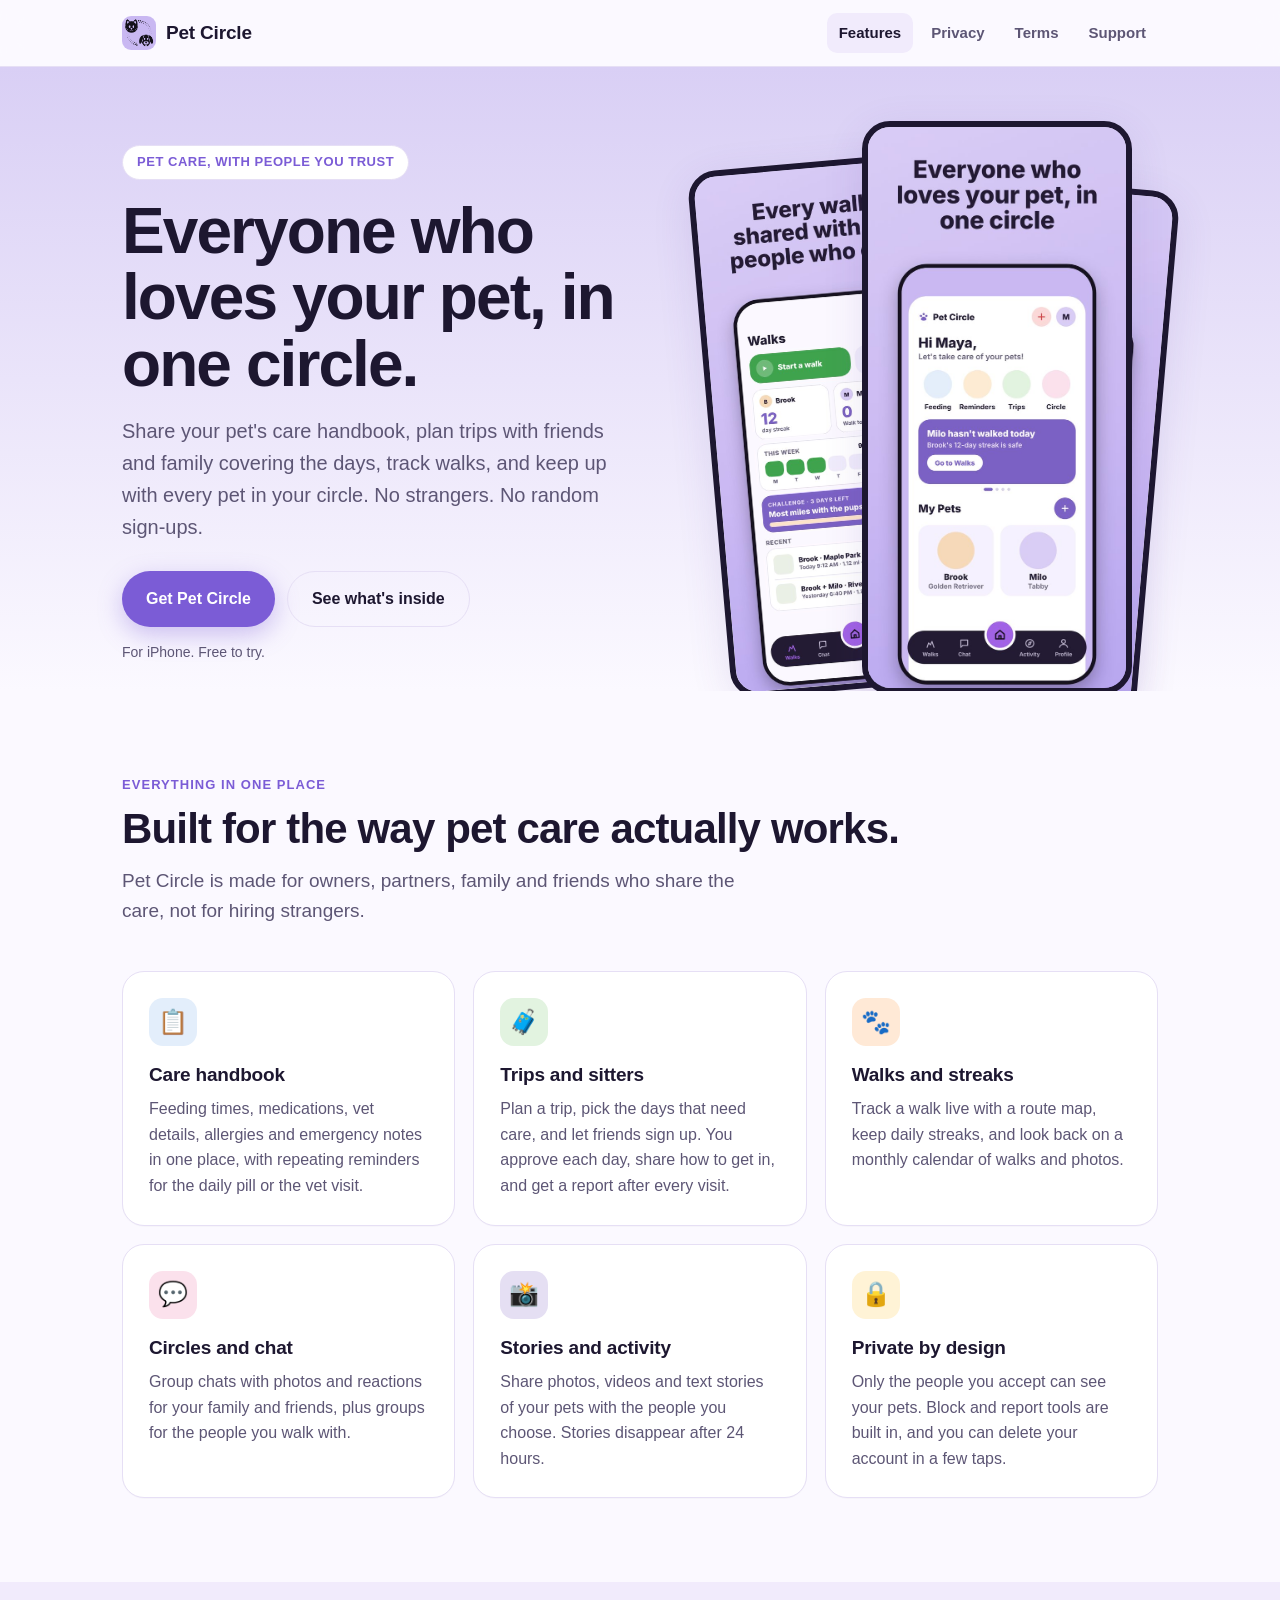
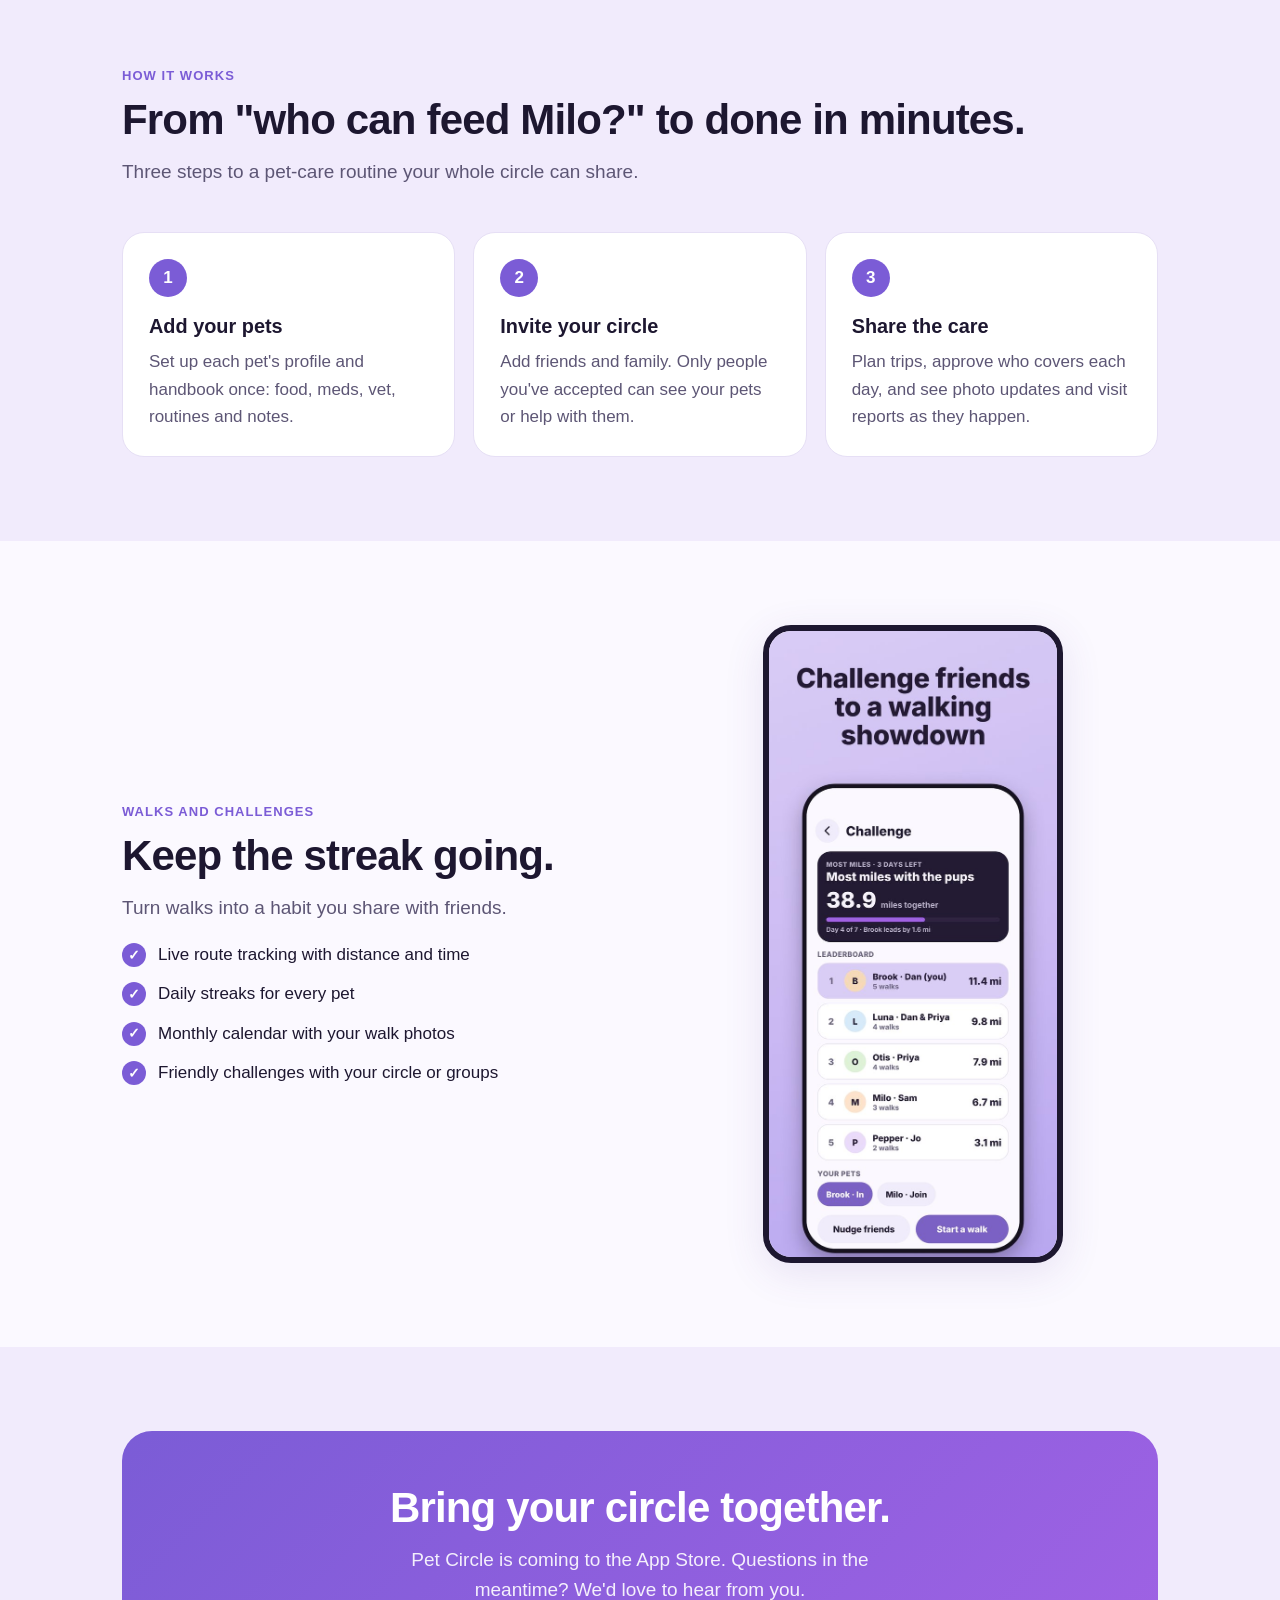
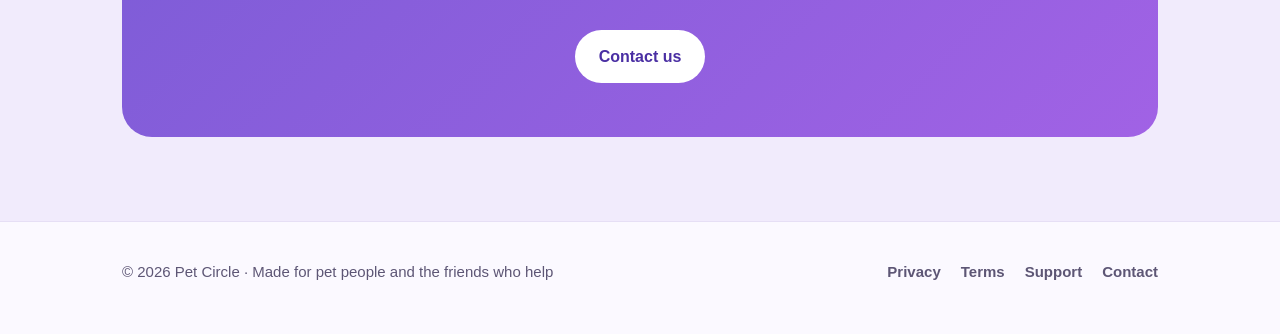
<file: index.html>
<!doctype html>
<html lang="en"><head><meta charset="utf-8"><meta name="viewport" content="width=device-width,initial-scale=1">
<title>Pet Circle: everyone who loves your pet, in one circle</title><meta name="description" content="A friends-and-family app for pet care: handbooks, trips, sitters, walks, stories and chat. Private by design.">
<meta name="theme-color" content="#7B5CD6"><link rel="icon" href="assets/favicon.png">
<meta property="og:title" content="Pet Circle: everyone who loves your pet, in one circle"><meta property="og:description" content="A friends-and-family app for pet care: handbooks, trips, sitters, walks, stories and chat. Private by design."><meta property="og:image" content="assets/icon.png">
<link rel="stylesheet" href="style.css"></head><body>
<header class="top"><div class="wrap bar"><a class="brand" href="index.html"><img src="assets/icon.png" alt="">Pet Circle</a>
<nav class="links"><a class="hide-s" href="index.html#features" aria-current="page">Features</a><a href="privacy.html">Privacy</a><a href="terms.html">Terms</a><a href="support.html">Support</a></nav></div></header>

<main>
<div class="hero"><div class="wrap">
 <div><span class="eyebrow">Pet care, with people you trust</span>
 <h1>Everyone who loves your pet, in one circle.</h1>
 <p class="lead">Share your pet's care handbook, plan trips with friends and family covering the days, track walks, and keep up with every pet in your circle. No strangers. No random sign-ups.</p>
 <div class="cta"><a class="btn" href="#get">Get Pet Circle</a><a class="btn ghost" href="#features">See what's inside</a></div>
 <p class="note">For iPhone. Free to try.</p></div>
 <div class="phones" aria-hidden="true"><img class="p1" src="assets/walks.jpg" alt=""><img class="p2" src="assets/home.jpg" alt=""><img class="p3" src="assets/activity.jpg" alt=""></div>
</div></div>

<section id="features"><div class="wrap">
 <div class="kicker">Everything in one place</div><h2>Built for the way pet care actually works.</h2>
 <p class="sub">Pet Circle is made for owners, partners, family and friends who share the care, not for hiring strangers.</p>
 <div class="grid">
  <div class="card"><div class="ico" style="background:#E3EEFB">📋</div><h3>Care handbook</h3><p>Feeding times, medications, vet details, allergies and emergency notes in one place, with repeating reminders for the daily pill or the vet visit.</p></div>
  <div class="card"><div class="ico" style="background:#E2F3E0">🧳</div><h3>Trips and sitters</h3><p>Plan a trip, pick the days that need care, and let friends sign up. You approve each day, share how to get in, and get a report after every visit.</p></div>
  <div class="card"><div class="ico" style="background:#FFE9D6">🐾</div><h3>Walks and streaks</h3><p>Track a walk live with a route map, keep daily streaks, and look back on a monthly calendar of walks and photos.</p></div>
  <div class="card"><div class="ico" style="background:#FBE1EC">💬</div><h3>Circles and chat</h3><p>Group chats with photos and reactions for your family and friends, plus groups for the people you walk with.</p></div>
  <div class="card"><div class="ico" style="background:#E5DFF3">📸</div><h3>Stories and activity</h3><p>Share photos, videos and text stories of your pets with the people you choose. Stories disappear after 24 hours.</p></div>
  <div class="card"><div class="ico" style="background:#FFF3D6">🔒</div><h3>Private by design</h3><p>Only the people you accept can see your pets. Block and report tools are built in, and you can delete your account in a few taps.</p></div>
 </div></div></section>

<section class="alt"><div class="wrap">
 <div class="kicker">How it works</div><h2>From "who can feed Milo?" to done in minutes.</h2><p class="sub">Three steps to a pet-care routine your whole circle can share.</p>
 <div class="steps">
  <div class="step"><h3>Add your pets</h3><p>Set up each pet's profile and handbook once: food, meds, vet, routines and notes.</p></div>
  <div class="step"><h3>Invite your circle</h3><p>Add friends and family. Only people you've accepted can see your pets or help with them.</p></div>
  <div class="step"><h3>Share the care</h3><p>Plan trips, approve who covers each day, and see photo updates and visit reports as they happen.</p></div>
 </div></div></section>

<section><div class="wrap"><div class="split">
 <div><div class="kicker">Walks and challenges</div><h2>Keep the streak going.</h2>
 <p class="sub" style="margin-bottom:0">Turn walks into a habit you share with friends.</p>
 <ul class="list"><li>Live route tracking with distance and time</li><li>Daily streaks for every pet</li><li>Monthly calendar with your walk photos</li><li>Friendly challenges with your circle or groups</li></ul></div>
 <img src="assets/challenges.jpg" alt="Pet Circle challenges screen" loading="lazy">
</div></div></section>

<section class="alt" id="get"><div class="wrap"><div class="banner">
 <h2>Bring your circle together.</h2>
 <p>Pet Circle is coming to the App Store. Questions in the meantime? We'd love to hear from you.</p>
 <a class="btn" href="mailto:apppetcircle@gmail.com">Contact us</a></div></div></section>
</main><footer><div class="wrap row"><div>© 2026 Pet Circle · Made for pet people and the friends who help</div>
<nav><a href="privacy.html">Privacy</a><a href="terms.html">Terms</a><a href="support.html">Support</a><a href="mailto:apppetcircle@gmail.com">Contact</a></nav></div></footer></body></html>
</file>
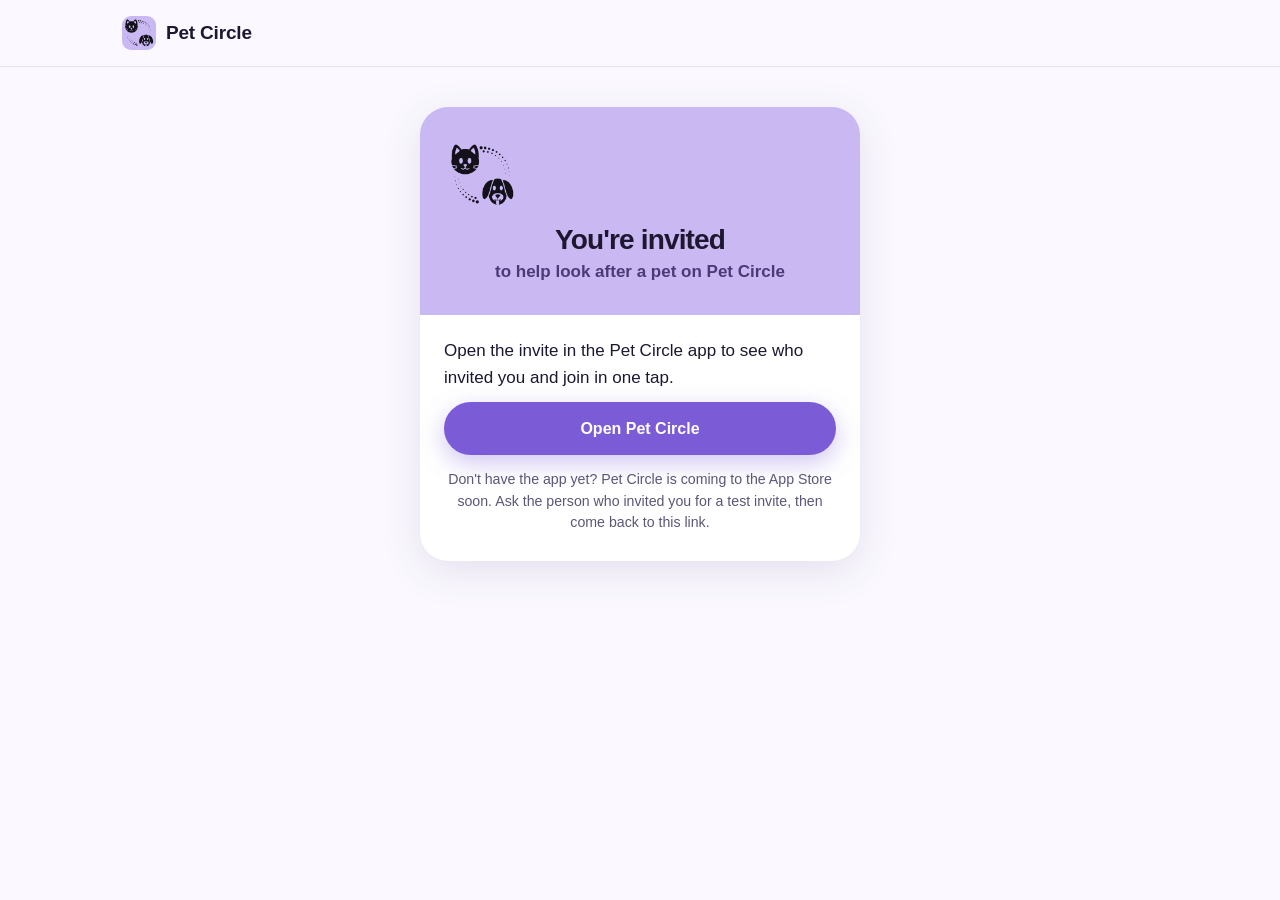
<file: join.html>
<!doctype html>
<html lang="en"><head><meta charset="utf-8"><meta name="viewport" content="width=device-width,initial-scale=1">
<title>You're invited to Pet Circle</title>
<meta name="description" content="Someone invited you to help look after their pet on Pet Circle. Tap to open the invite.">
<meta name="theme-color" content="#7B5CD6"><link rel="icon" href="assets/favicon.png">
<meta property="og:type" content="website">
<meta property="og:site_name" content="Pet Circle">
<meta property="og:title" content="You're invited to Pet Circle">
<meta property="og:description" content="Join the chat, see walks and meds, and help look after the pets. Tap to open the invite.">
<meta property="og:image" content="https://markag2003.github.io/petcircle-site/assets/icon.png">
<meta name="twitter:card" content="summary">
<link rel="stylesheet" href="style.css">
<style>
 .invite{max-width:440px;margin:40px auto;background:#fff;border-radius:28px;overflow:hidden;box-shadow:0 10px 40px rgba(60,40,110,.12)}
 .invite .head{background:#C9B8F2;padding:30px 24px;text-align:center}
 .invite .head img{width:76px;height:76px;border-radius:20px}
 .invite .head h1{font-size:28px;margin:12px 0 4px}
 .invite .head p{margin:0;font-weight:700;color:#4A3B78}
 .invite .body{padding:22px 24px 28px}
 .invite .code{font-size:26px;font-weight:800;letter-spacing:3px;text-align:center;background:#F1EBFC;border-radius:16px;padding:14px;margin:14px 0}
 .invite .btn{display:block;text-align:center;margin-top:10px}
 .invite small{display:block;color:#5D5675;text-align:center;margin-top:14px;line-height:1.5}
</style></head><body>
<header class="top"><div class="wrap bar"><a class="brand" href="index.html"><img src="assets/icon.png" alt="">Pet Circle</a></div></header>
<main><div class="wrap">
 <div class="invite">
  <div class="head"><img src="assets/icon.png" alt=""><h1>You're invited</h1><p>to help look after a pet on Pet Circle</p></div>
  <div class="body">
   <p style="margin:0">Open the invite in the Pet Circle app to see who invited you and join in one tap.</p>
   <a class="btn" id="open" href="#">Open in Pet Circle</a>
   <div id="codebox" hidden>
    <small>Or open Pet Circle, go to Chat, tap + and enter this code:</small>
    <div class="code" id="code"></div>
   </div>
   <small>Don't have the app yet? Pet Circle is coming to the App Store soon. Ask the person who invited you for a test invite, then come back to this link.</small>
  </div>
 </div>
</div></main>
<script>
 (function () {
  var q = new URLSearchParams(location.search);
  var raw = (q.get("c") || location.hash.slice(1) || "").replace(/[^a-zA-Z0-9]/g, "").toUpperCase();
  var open = document.getElementById("open");
  if (!raw) { open.textContent = "Open Pet Circle"; open.href = "petcircle://"; return; }
  var app = "petcircle://join/" + raw;
  open.href = app;
  document.getElementById("code").textContent = raw.slice(0, 4) + "-" + raw.slice(4);
  document.getElementById("codebox").hidden = false;
  // Try the app straight away; if it isn't installed the page simply stays put
  setTimeout(function () { location.href = app; }, 300);
 })();
</script>
</body></html>
</file>
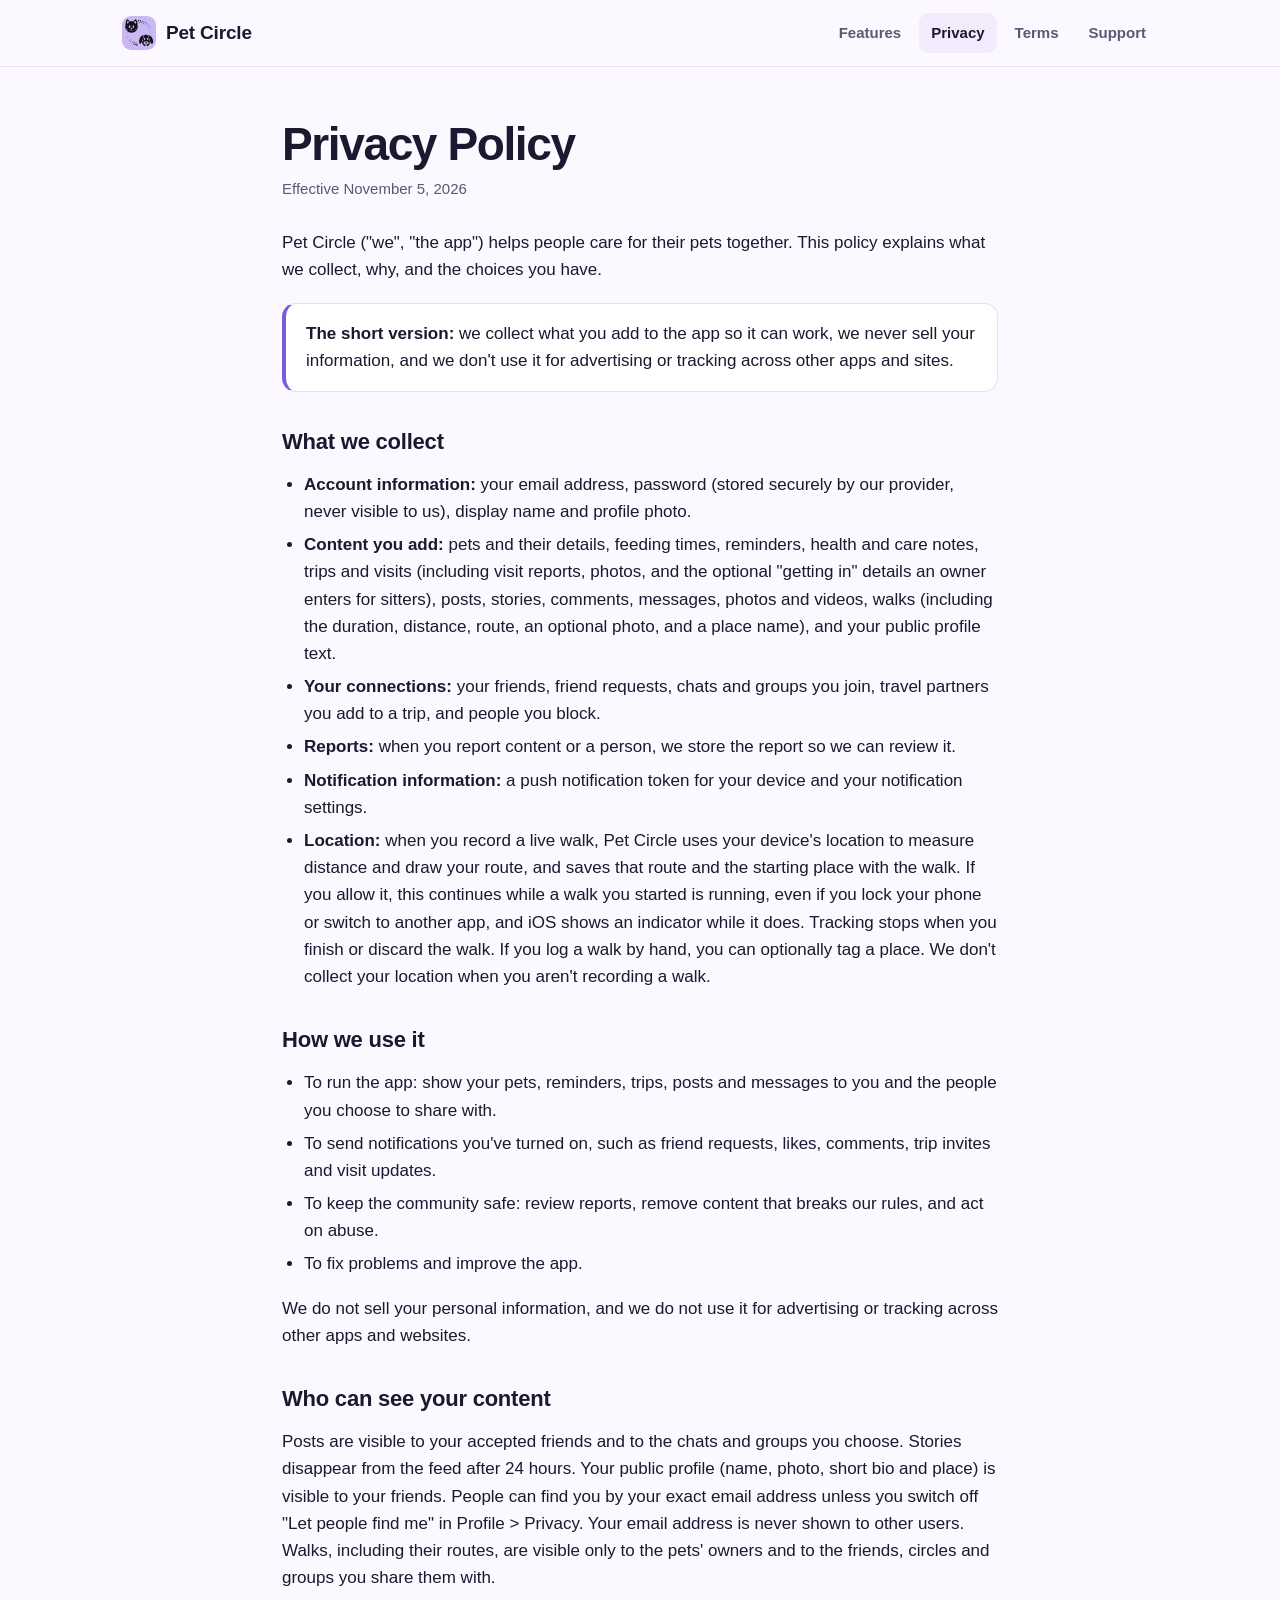
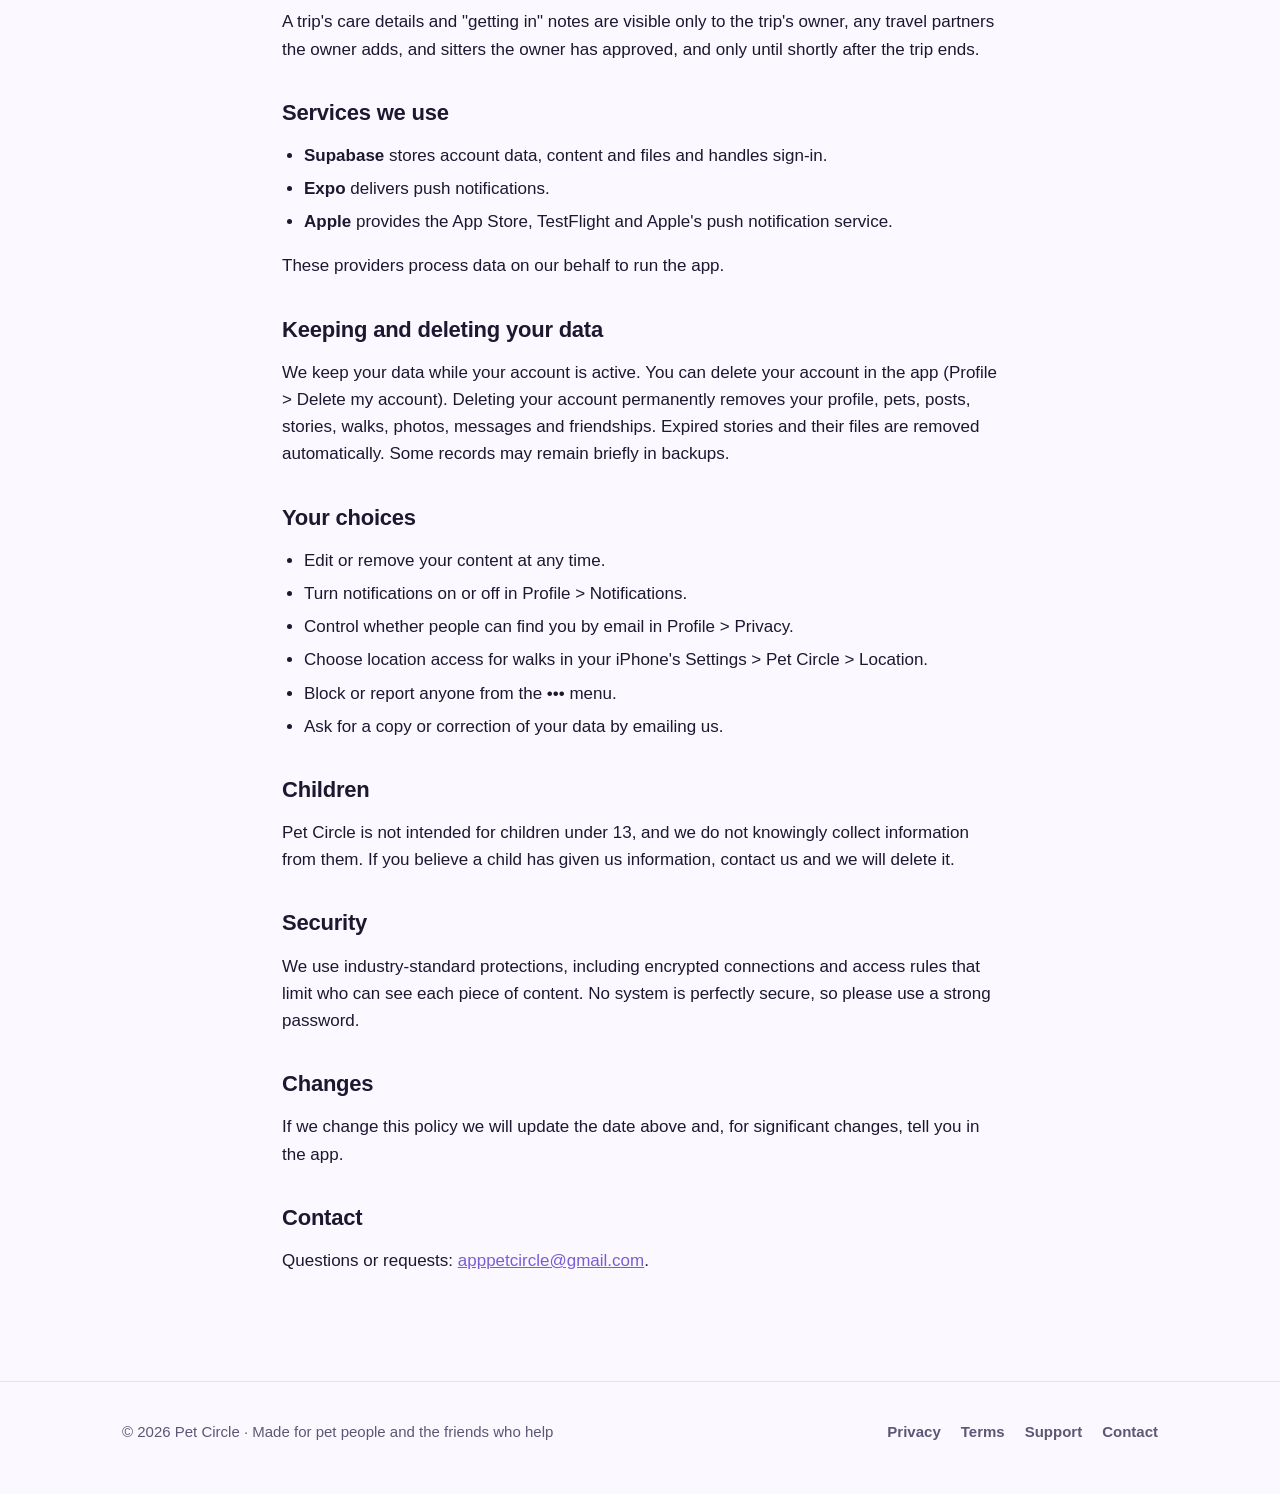
<file: privacy.html>
<!doctype html>
<html lang="en"><head><meta charset="utf-8"><meta name="viewport" content="width=device-width,initial-scale=1">
<title>Privacy Policy · Pet Circle</title><meta name="description" content="How Pet Circle collects, uses and protects your information.">
<meta name="theme-color" content="#7B5CD6"><link rel="icon" href="assets/favicon.png">
<meta property="og:title" content="Privacy Policy · Pet Circle"><meta property="og:description" content="How Pet Circle collects, uses and protects your information."><meta property="og:image" content="assets/icon.png">
<link rel="stylesheet" href="style.css"></head><body>
<header class="top"><div class="wrap bar"><a class="brand" href="index.html"><img src="assets/icon.png" alt="">Pet Circle</a>
<nav class="links"><a class="hide-s" href="index.html#features">Features</a><a href="privacy.html" aria-current="page">Privacy</a><a href="terms.html">Terms</a><a href="support.html">Support</a></nav></div></header>
<main class="doc">
<h1>Privacy Policy</h1><p class="meta">Effective November 5, 2026</p>
<p>Pet Circle ("we", "the app") helps people care for their pets together. This policy explains what we collect, why, and the choices you have.</p>
<div class="callout"><b>The short version:</b> we collect what you add to the app so it can work, we never sell your information, and we don't use it for advertising or tracking across other apps and sites.</div>
<h2>What we collect</h2>
<ul>
<li><b>Account information:</b> your email address, password (stored securely by our provider, never visible to us), display name and profile photo.</li>
<li><b>Content you add:</b> pets and their details, feeding times, reminders, health and care notes, trips and visits (including visit reports, photos, and the optional "getting in" details an owner enters for sitters), posts, stories, comments, messages, photos and videos, walks (including the duration, distance, route, an optional photo, and a place name), and your public profile text.</li>
<li><b>Your connections:</b> your friends, friend requests, chats and groups you join, travel partners you add to a trip, and people you block.</li>
<li><b>Reports:</b> when you report content or a person, we store the report so we can review it.</li>
<li><b>Notification information:</b> a push notification token for your device and your notification settings.</li>
<li><b>Location:</b> when you record a live walk, Pet Circle uses your device's location to measure distance and draw your route, and saves that route and the starting place with the walk. If you allow it, this continues while a walk you started is running, even if you lock your phone or switch to another app, and iOS shows an indicator while it does. Tracking stops when you finish or discard the walk. If you log a walk by hand, you can optionally tag a place. We don't collect your location when you aren't recording a walk.</li>
</ul>
<h2>How we use it</h2>
<ul>
<li>To run the app: show your pets, reminders, trips, posts and messages to you and the people you choose to share with.</li>
<li>To send notifications you've turned on, such as friend requests, likes, comments, trip invites and visit updates.</li>
<li>To keep the community safe: review reports, remove content that breaks our rules, and act on abuse.</li>
<li>To fix problems and improve the app.</li>
</ul>
<p>We do not sell your personal information, and we do not use it for advertising or tracking across other apps and websites.</p>
<h2>Who can see your content</h2>
<p>Posts are visible to your accepted friends and to the chats and groups you choose. Stories disappear from the feed after 24 hours. Your public profile (name, photo, short bio and place) is visible to your friends. People can find you by your exact email address unless you switch off "Let people find me" in Profile &gt; Privacy. Your email address is never shown to other users. Walks, including their routes, are visible only to the pets' owners and to the friends, circles and groups you share them with.</p>
<p>A trip's care details and "getting in" notes are visible only to the trip's owner, any travel partners the owner adds, and sitters the owner has approved, and only until shortly after the trip ends.</p>
<h2>Services we use</h2>
<ul>
<li><b>Supabase</b> stores account data, content and files and handles sign-in.</li>
<li><b>Expo</b> delivers push notifications.</li>
<li><b>Apple</b> provides the App Store, TestFlight and Apple's push notification service.</li>
</ul>
<p>These providers process data on our behalf to run the app.</p>
<h2>Keeping and deleting your data</h2>
<p>We keep your data while your account is active. You can delete your account in the app (Profile &gt; Delete my account). Deleting your account permanently removes your profile, pets, posts, stories, walks, photos, messages and friendships. Expired stories and their files are removed automatically. Some records may remain briefly in backups.</p>
<h2>Your choices</h2>
<ul>
<li>Edit or remove your content at any time.</li>
<li>Turn notifications on or off in Profile &gt; Notifications.</li>
<li>Control whether people can find you by email in Profile &gt; Privacy.</li>
<li>Choose location access for walks in your iPhone's Settings &gt; Pet Circle &gt; Location.</li>
<li>Block or report anyone from the ••• menu.</li>
<li>Ask for a copy or correction of your data by emailing us.</li>
</ul>
<h2>Children</h2>
<p>Pet Circle is not intended for children under 13, and we do not knowingly collect information from them. If you believe a child has given us information, contact us and we will delete it.</p>
<h2>Security</h2>
<p>We use industry-standard protections, including encrypted connections and access rules that limit who can see each piece of content. No system is perfectly secure, so please use a strong password.</p>
<h2>Changes</h2>
<p>If we change this policy we will update the date above and, for significant changes, tell you in the app.</p>
<h2>Contact</h2>
<p>Questions or requests: <a href="mailto:apppetcircle@gmail.com">apppetcircle@gmail.com</a>.</p></main><footer><div class="wrap row"><div>© 2026 Pet Circle · Made for pet people and the friends who help</div>
<nav><a href="privacy.html">Privacy</a><a href="terms.html">Terms</a><a href="support.html">Support</a><a href="mailto:apppetcircle@gmail.com">Contact</a></nav></div></footer></body></html>
</file>
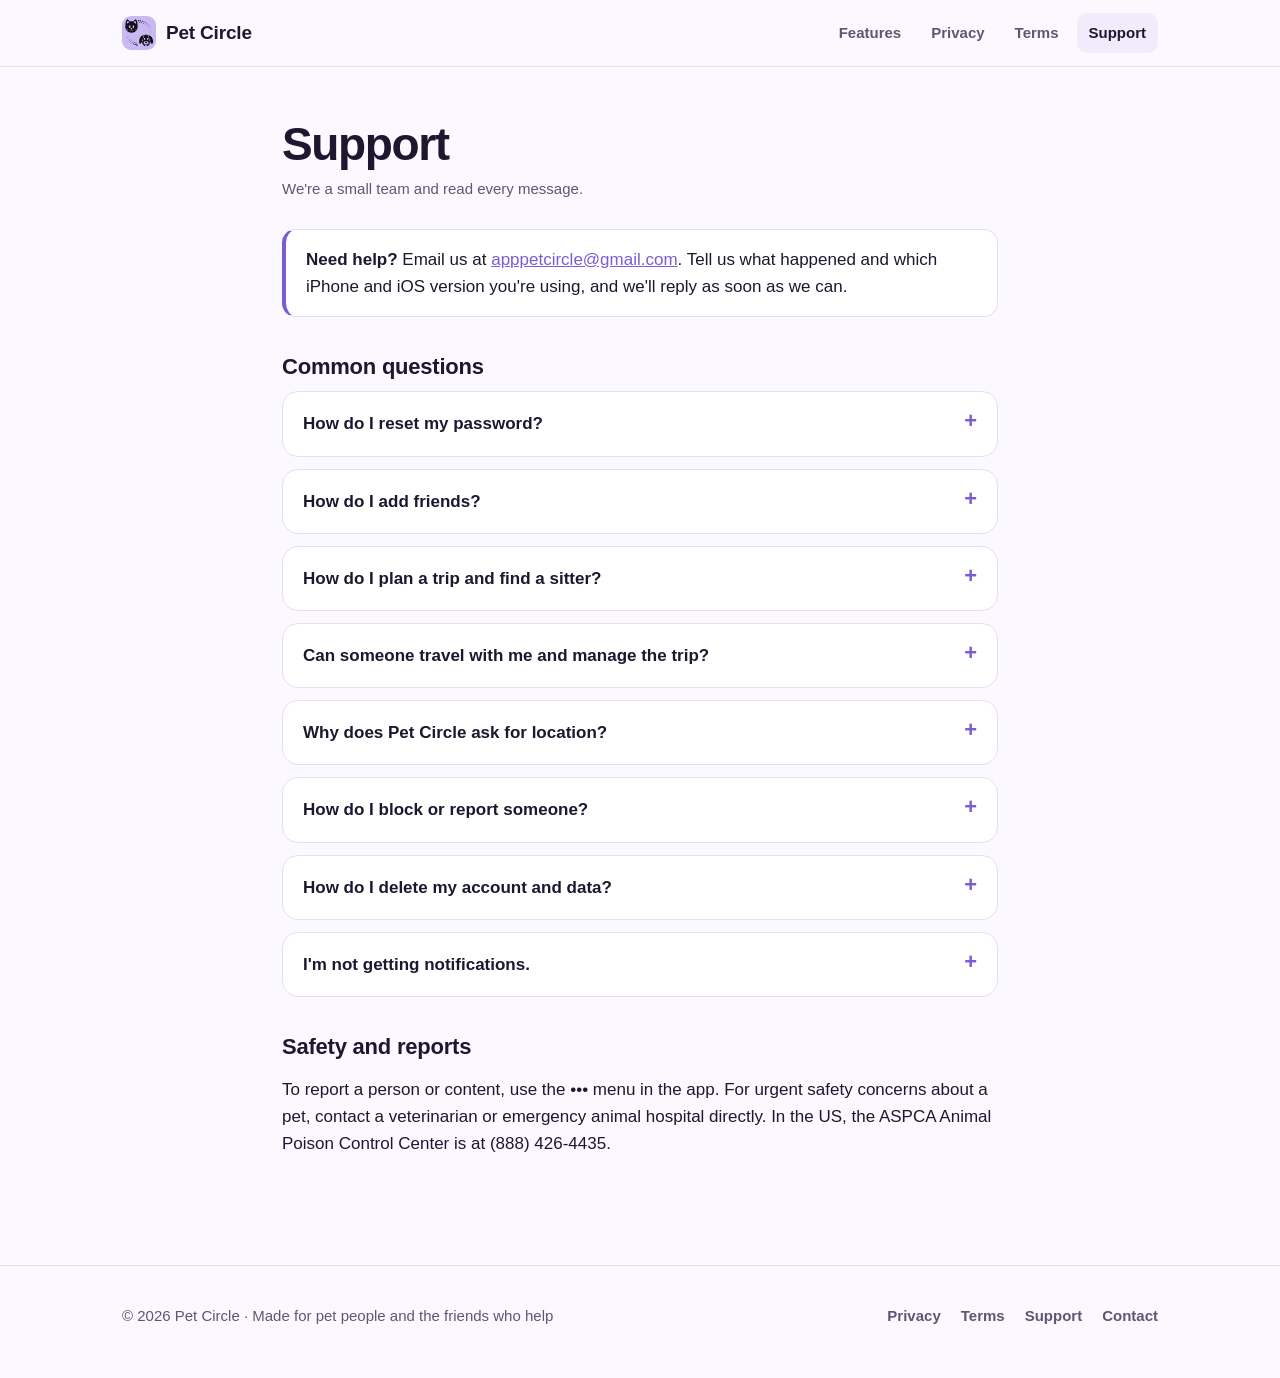
<file: support.html>
<!doctype html>
<html lang="en"><head><meta charset="utf-8"><meta name="viewport" content="width=device-width,initial-scale=1">
<title>Support · Pet Circle</title><meta name="description" content="Get help with Pet Circle.">
<meta name="theme-color" content="#7B5CD6"><link rel="icon" href="assets/favicon.png">
<meta property="og:title" content="Support · Pet Circle"><meta property="og:description" content="Get help with Pet Circle."><meta property="og:image" content="assets/icon.png">
<link rel="stylesheet" href="style.css"></head><body>
<header class="top"><div class="wrap bar"><a class="brand" href="index.html"><img src="assets/icon.png" alt="">Pet Circle</a>
<nav class="links"><a class="hide-s" href="index.html#features">Features</a><a href="privacy.html">Privacy</a><a href="terms.html">Terms</a><a href="support.html" aria-current="page">Support</a></nav></div></header>
<main class="doc">
<h1>Support</h1><p class="meta">We're a small team and read every message.</p>
<div class="callout"><b>Need help?</b> Email us at <a href="mailto:apppetcircle@gmail.com">apppetcircle@gmail.com</a>. Tell us what happened and which iPhone and iOS version you're using, and we'll reply as soon as we can.</div>
<h2>Common questions</h2><details><summary>How do I reset my password?</summary><p>On the sign-in screen tap "Forgot password", enter your email, and follow the link or code we send. You can also change it any time in Profile &gt; Change password.</p></details><details><summary>How do I add friends?</summary><p>Go to My Circle and add friends with their friend code or email. They'll get a request to accept. Only accepted friends can see your pets and posts.</p></details><details><summary>How do I plan a trip and find a sitter?</summary><p>Open the Trips tab, tap Plan a trip, pick your dates and which pets need care, then ask friends for help. They sign up for days, and you approve who covers each one. Sitters get your care sheet and any getting-in details, and send a report after each visit.</p></details><details><summary>Can someone travel with me and manage the trip?</summary><p>Yes. On your trip, tap + under Travelling with to add a friend. Once they join, they can manage the trip with the same abilities as you, except deleting it.</p></details><details><summary>Why does Pet Circle ask for location?</summary><p>Only to record walks. When you start a live walk we measure distance and draw your route. If you allow it, tracking continues while your phone is locked, until you finish the walk. You can change this in iPhone Settings &gt; Pet Circle &gt; Location.</p></details><details><summary>How do I block or report someone?</summary><p>Tap the ••• menu on their profile, post or message and choose Block or Report. We review every report.</p></details><details><summary>How do I delete my account and data?</summary><p>Go to Profile &gt; Delete my account. This permanently removes your profile, pets, posts, stories, walks, photos, messages and friendships.</p></details><details><summary>I'm not getting notifications.</summary><p>Check that notifications are on in Profile &gt; Notifications and in iPhone Settings &gt; Notifications &gt; Pet Circle. If it still doesn't work, email us and we'll help.</p></details>
<h2>Safety and reports</h2><p>To report a person or content, use the ••• menu in the app. For urgent safety concerns about a pet, contact a veterinarian or emergency animal hospital directly. In the US, the ASPCA Animal Poison Control Center is at (888) 426-4435.</p></main><footer><div class="wrap row"><div>© 2026 Pet Circle · Made for pet people and the friends who help</div>
<nav><a href="privacy.html">Privacy</a><a href="terms.html">Terms</a><a href="support.html">Support</a><a href="mailto:apppetcircle@gmail.com">Contact</a></nav></div></footer></body></html>
</file>
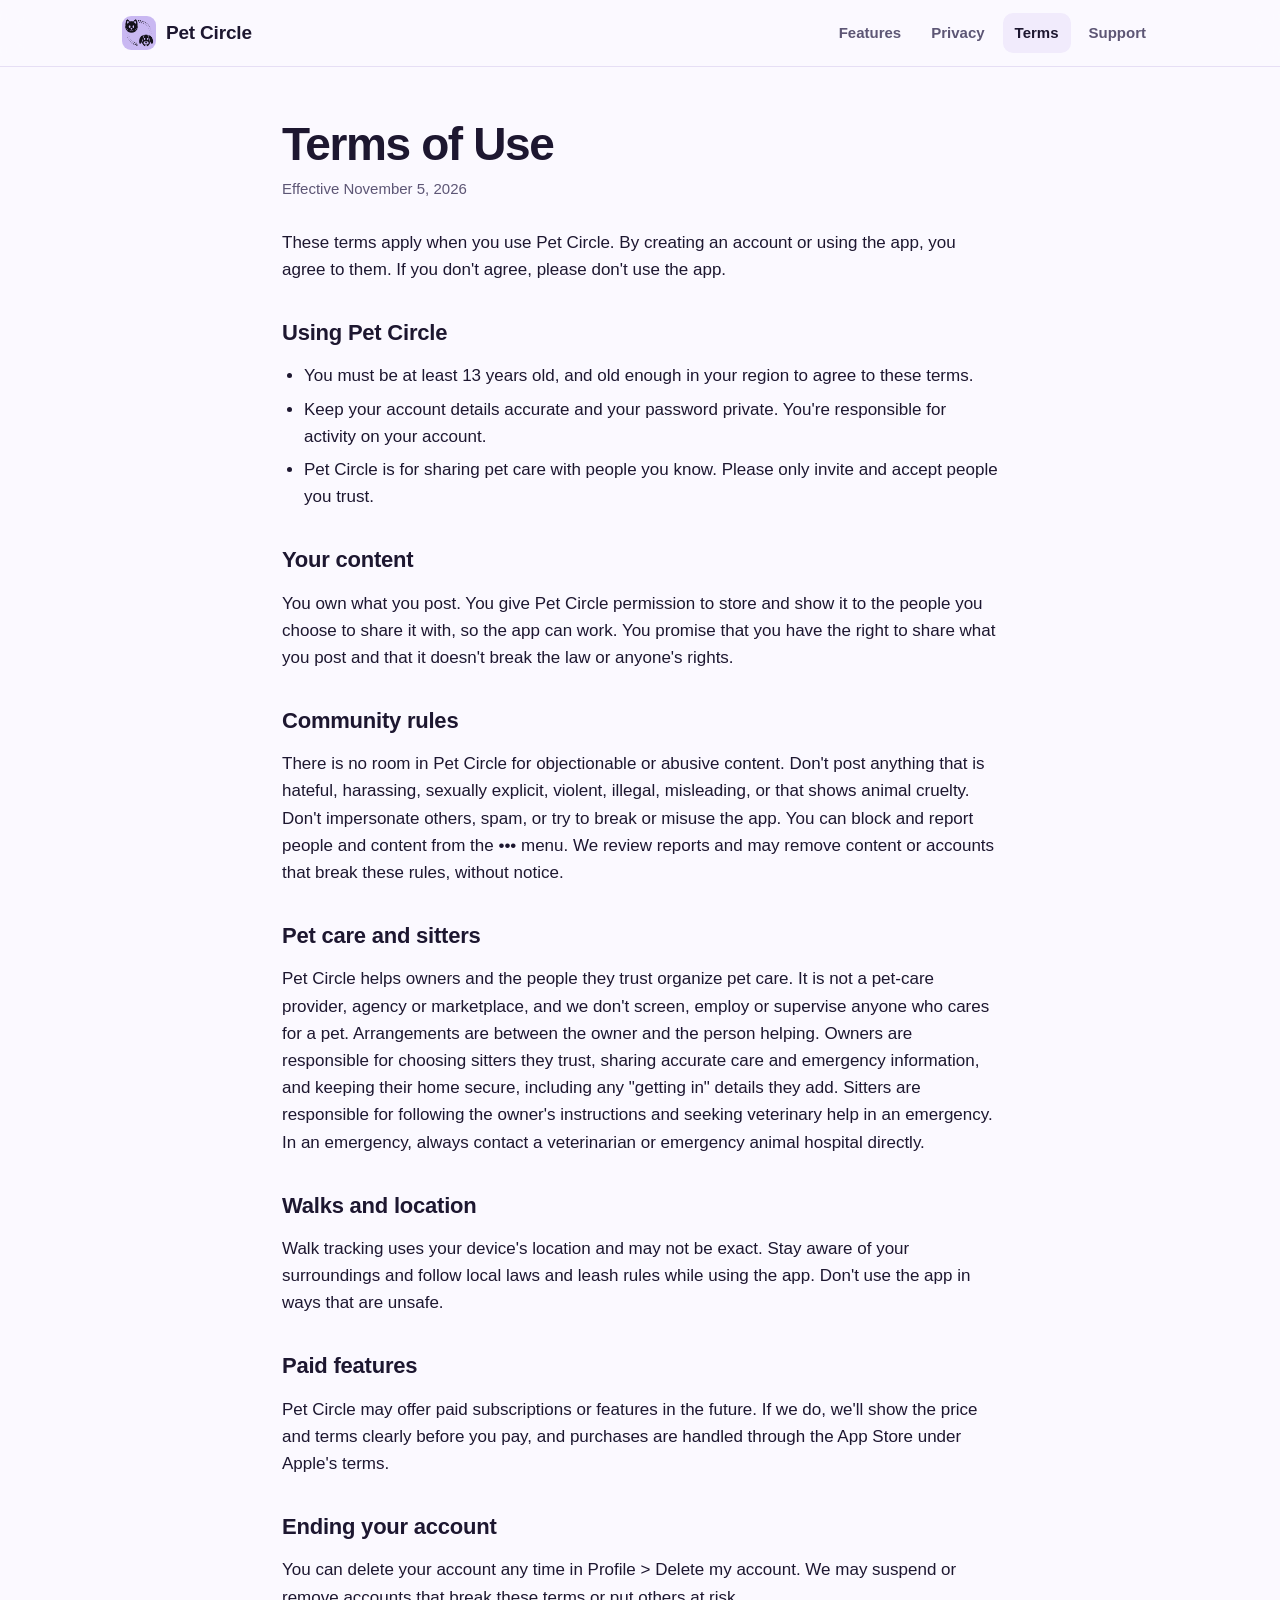
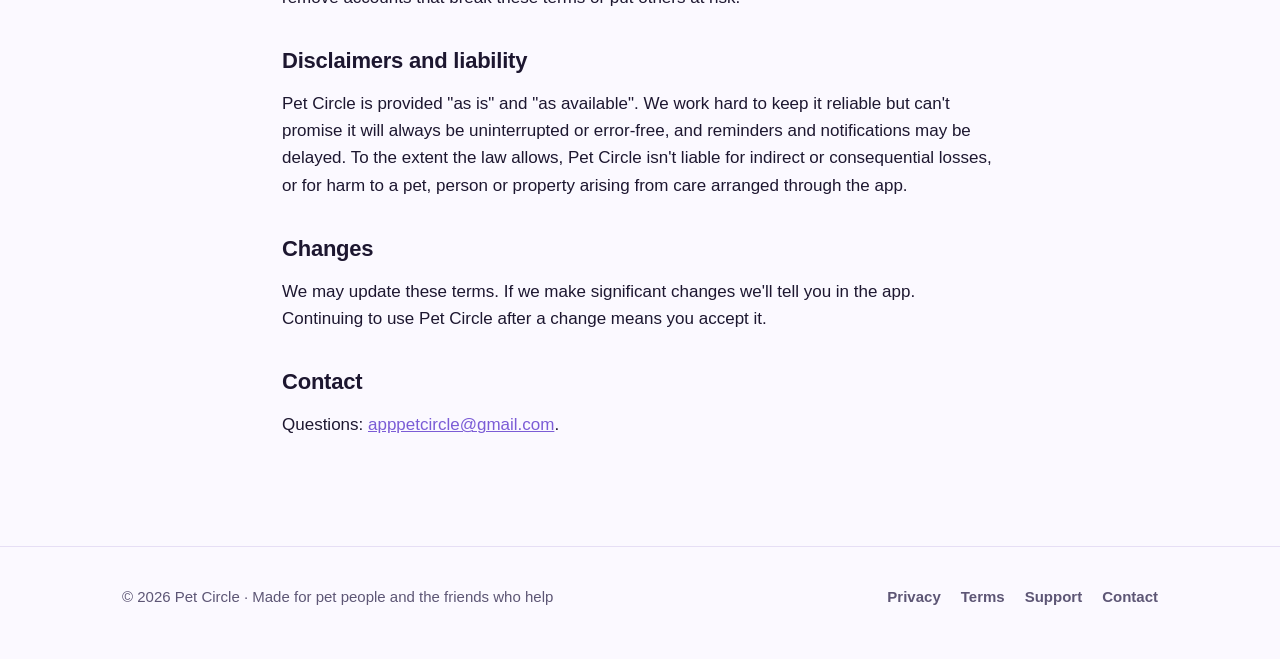
<file: terms.html>
<!doctype html>
<html lang="en"><head><meta charset="utf-8"><meta name="viewport" content="width=device-width,initial-scale=1">
<title>Terms of Use · Pet Circle</title><meta name="description" content="The terms for using Pet Circle.">
<meta name="theme-color" content="#7B5CD6"><link rel="icon" href="assets/favicon.png">
<meta property="og:title" content="Terms of Use · Pet Circle"><meta property="og:description" content="The terms for using Pet Circle."><meta property="og:image" content="assets/icon.png">
<link rel="stylesheet" href="style.css"></head><body>
<header class="top"><div class="wrap bar"><a class="brand" href="index.html"><img src="assets/icon.png" alt="">Pet Circle</a>
<nav class="links"><a class="hide-s" href="index.html#features">Features</a><a href="privacy.html">Privacy</a><a href="terms.html" aria-current="page">Terms</a><a href="support.html">Support</a></nav></div></header>
<main class="doc">
<h1>Terms of Use</h1><p class="meta">Effective November 5, 2026</p>
<p>These terms apply when you use Pet Circle. By creating an account or using the app, you agree to them. If you don't agree, please don't use the app.</p>
<h2>Using Pet Circle</h2>
<ul><li>You must be at least 13 years old, and old enough in your region to agree to these terms.</li>
<li>Keep your account details accurate and your password private. You're responsible for activity on your account.</li>
<li>Pet Circle is for sharing pet care with people you know. Please only invite and accept people you trust.</li></ul>
<h2>Your content</h2>
<p>You own what you post. You give Pet Circle permission to store and show it to the people you choose to share it with, so the app can work. You promise that you have the right to share what you post and that it doesn't break the law or anyone's rights.</p>
<h2>Community rules</h2>
<p>There is no room in Pet Circle for objectionable or abusive content. Don't post anything that is hateful, harassing, sexually explicit, violent, illegal, misleading, or that shows animal cruelty. Don't impersonate others, spam, or try to break or misuse the app. You can block and report people and content from the ••• menu. We review reports and may remove content or accounts that break these rules, without notice.</p>
<h2>Pet care and sitters</h2>
<p>Pet Circle helps owners and the people they trust organize pet care. It is not a pet-care provider, agency or marketplace, and we don't screen, employ or supervise anyone who cares for a pet. Arrangements are between the owner and the person helping. Owners are responsible for choosing sitters they trust, sharing accurate care and emergency information, and keeping their home secure, including any "getting in" details they add. Sitters are responsible for following the owner's instructions and seeking veterinary help in an emergency. In an emergency, always contact a veterinarian or emergency animal hospital directly.</p>
<h2>Walks and location</h2>
<p>Walk tracking uses your device's location and may not be exact. Stay aware of your surroundings and follow local laws and leash rules while using the app. Don't use the app in ways that are unsafe.</p>
<h2>Paid features</h2>
<p>Pet Circle may offer paid subscriptions or features in the future. If we do, we'll show the price and terms clearly before you pay, and purchases are handled through the App Store under Apple's terms.</p>
<h2>Ending your account</h2>
<p>You can delete your account any time in Profile &gt; Delete my account. We may suspend or remove accounts that break these terms or put others at risk.</p>
<h2>Disclaimers and liability</h2>
<p>Pet Circle is provided "as is" and "as available". We work hard to keep it reliable but can't promise it will always be uninterrupted or error-free, and reminders and notifications may be delayed. To the extent the law allows, Pet Circle isn't liable for indirect or consequential losses, or for harm to a pet, person or property arising from care arranged through the app.</p>
<h2>Changes</h2>
<p>We may update these terms. If we make significant changes we'll tell you in the app. Continuing to use Pet Circle after a change means you accept it.</p>
<h2>Contact</h2>
<p>Questions: <a href="mailto:apppetcircle@gmail.com">apppetcircle@gmail.com</a>.</p></main><footer><div class="wrap row"><div>© 2026 Pet Circle · Made for pet people and the friends who help</div>
<nav><a href="privacy.html">Privacy</a><a href="terms.html">Terms</a><a href="support.html">Support</a><a href="mailto:apppetcircle@gmail.com">Contact</a></nav></div></footer></body></html>
</file>
<file: style.css>
:root{--bg:#FBF9FF;--bg2:#F1EBFC;--ink:#1D1730;--mut:#5D5675;--acc:#7B5CD6;--acc2:#A162E5;--card:#FFFFFF;--line:#E6DFF5;--lav:#D9CFF5;--shadow:0 10px 40px rgba(88,60,160,.12)}
@media(prefers-color-scheme:dark){:root{--bg:#17121F;--bg2:#1E1730;--ink:#F6F3FC;--mut:#B9B0CC;--acc:#B9A2F5;--acc2:#A162E5;--card:#231B33;--line:#2E2442;--lav:#2E2442;--shadow:0 10px 40px rgba(0,0,0,.4)}}
*{box-sizing:border-box}html{scroll-behavior:smooth}
body{margin:0;background:var(--bg);color:var(--ink);font:17px/1.6 -apple-system,BlinkMacSystemFont,"Segoe UI",Roboto,Helvetica,Arial,sans-serif;-webkit-font-smoothing:antialiased}
a{color:var(--acc)}img{max-width:100%;display:block}
.wrap{max-width:1080px;margin:0 auto;padding:0 22px}
header.top{position:sticky;top:0;z-index:20;background:color-mix(in srgb,var(--bg) 85%,transparent);backdrop-filter:saturate(180%) blur(14px);-webkit-backdrop-filter:saturate(180%) blur(14px);border-bottom:1px solid var(--line)}
.bar{display:flex;align-items:center;justify-content:space-between;height:66px}
.brand{display:flex;align-items:center;gap:10px;font-weight:800;font-size:19px;color:var(--ink);text-decoration:none;letter-spacing:-.01em}
.brand img{width:34px;height:34px;border-radius:9px}
nav.links{display:flex;gap:6px;align-items:center}
nav.links a{color:var(--mut);text-decoration:none;font-weight:600;font-size:15px;padding:8px 12px;border-radius:10px}
nav.links a:hover,nav.links a[aria-current]{color:var(--ink);background:var(--bg2)}
.btn{display:inline-flex;align-items:center;gap:8px;background:var(--acc);color:#fff!important;text-decoration:none;font-weight:700;padding:14px 24px;border-radius:999px;box-shadow:0 8px 24px rgba(123,92,214,.35);border:0;font-size:16px}
@media(prefers-color-scheme:dark){.btn{color:#17121F!important}}
.btn.ghost{background:transparent;color:var(--ink)!important;box-shadow:none;border:1.5px solid var(--line)}
.hero{background:linear-gradient(180deg,var(--lav) 0%,var(--bg) 100%);overflow:hidden}
.hero .wrap{display:grid;grid-template-columns:1.05fr .95fr;gap:30px;align-items:center;padding-top:64px}
.eyebrow{display:inline-block;background:var(--card);border:1px solid var(--line);color:var(--acc);font-weight:700;font-size:13px;letter-spacing:.04em;text-transform:uppercase;padding:6px 14px;border-radius:999px}
h1{font-size:clamp(38px,6vw,64px);line-height:1.04;letter-spacing:-.03em;margin:18px 0 18px;font-weight:800}
.lead{font-size:20px;color:var(--mut);max-width:520px;margin:0 0 28px}
.cta{display:flex;gap:12px;flex-wrap:wrap}
.note{color:var(--mut);font-size:14px;margin-top:14px}
.phones{position:relative;height:560px}
.phones img{position:absolute;border-radius:28px;box-shadow:var(--shadow);border:6px solid #1D1730;background:#1D1730;width:250px}
.phones .p1{left:6%;top:30px;transform:rotate(-5deg)}
.phones .p2{left:38%;top:-10px;z-index:2;width:270px}
.phones .p3{right:0;top:50px;transform:rotate(5deg)}
section{padding:84px 0}
section.alt{background:var(--bg2)}
.kicker{color:var(--acc);font-weight:800;font-size:13px;letter-spacing:.08em;text-transform:uppercase}
h2{font-size:clamp(28px,4vw,42px);line-height:1.1;letter-spacing:-.02em;margin:10px 0 14px}
.sub{color:var(--mut);font-size:19px;max-width:640px;margin:0 0 44px}
.grid{display:grid;grid-template-columns:repeat(3,1fr);gap:18px}
.card{background:var(--card);border:1px solid var(--line);border-radius:22px;padding:26px;box-shadow:0 1px 0 rgba(0,0,0,.02)}
.card h3{margin:14px 0 6px;font-size:19px;letter-spacing:-.01em}
.card p{margin:0;color:var(--mut);font-size:16px}
.ico{width:48px;height:48px;border-radius:14px;display:grid;place-items:center;font-size:24px}
.steps{display:grid;grid-template-columns:repeat(3,1fr);gap:18px;counter-reset:s}
.step{position:relative;padding:26px;border-radius:22px;background:var(--card);border:1px solid var(--line)}
.step:before{counter-increment:s;content:counter(s);display:grid;place-items:center;width:38px;height:38px;border-radius:50%;background:var(--acc);color:#fff;font-weight:800;margin-bottom:14px}
@media(prefers-color-scheme:dark){.step:before{color:#17121F}}
.step h3{margin:0 0 6px}.step p{margin:0;color:var(--mut)}
.split{display:grid;grid-template-columns:1fr 1fr;gap:56px;align-items:center}
.split img{border-radius:28px;box-shadow:var(--shadow);width:300px;margin:0 auto;border:6px solid #1D1730}
.list{list-style:none;padding:0;margin:18px 0 0;display:grid;gap:12px}
.list li{display:flex;gap:12px;color:var(--ink)}.list li:before{content:"✓";color:#fff;background:var(--acc);width:24px;height:24px;border-radius:50%;display:grid;place-items:center;font-size:14px;font-weight:800;flex:none;margin-top:2px}
@media(prefers-color-scheme:dark){.list li:before{color:#17121F}}
.banner{background:linear-gradient(135deg,#7B5CD6,#A162E5);color:#fff;border-radius:30px;padding:54px 40px;text-align:center}
.banner h2{margin-top:0;color:#fff}.banner p{color:rgba(255,255,255,.9);max-width:520px;margin:0 auto 24px;font-size:19px}
.banner .btn{background:#fff;color:#4A2FA3!important;box-shadow:none}
footer{border-top:1px solid var(--line);padding:38px 0 50px;color:var(--mut);font-size:15px}
footer .row{display:flex;justify-content:space-between;gap:20px;flex-wrap:wrap;align-items:center}
footer nav{display:flex;gap:20px;flex-wrap:wrap}footer a{color:var(--mut);text-decoration:none;font-weight:600}footer a:hover{color:var(--acc)}
/* document pages */
.doc{max-width:760px;margin:0 auto;padding:54px 22px 90px}
.doc h1{font-size:clamp(34px,5vw,46px);margin:0 0 8px}
.doc .meta{color:var(--mut);font-size:15px;margin:0 0 28px}
.doc h2{font-size:22px;margin:38px 0 8px;letter-spacing:-.01em}
.doc p,.doc li{color:var(--ink)}.doc ul{padding-left:22px}.doc li{margin:6px 0}
.doc .callout{background:var(--card);border:1px solid var(--line);border-left:4px solid var(--acc);border-radius:14px;padding:16px 20px;margin:20px 0}
details{background:var(--card);border:1px solid var(--line);border-radius:16px;padding:4px 20px;margin:12px 0}
summary{cursor:pointer;font-weight:700;padding:14px 0;list-style:none;display:flex;justify-content:space-between;gap:12px}
summary::-webkit-details-marker{display:none}summary:after{content:"+";color:var(--acc);font-size:22px;line-height:1}details[open] summary:after{content:"–"}
details p{margin:0 0 16px;color:var(--mut)}
@media(max-width:860px){.hero .wrap,.split{grid-template-columns:1fr}.phones{height:470px}.phones img{width:200px}.phones .p2{width:216px;left:34%}.grid,.steps{grid-template-columns:1fr}section{padding:60px 0}nav.links a.hide-s{display:none}.split img{width:250px}}
</file>
